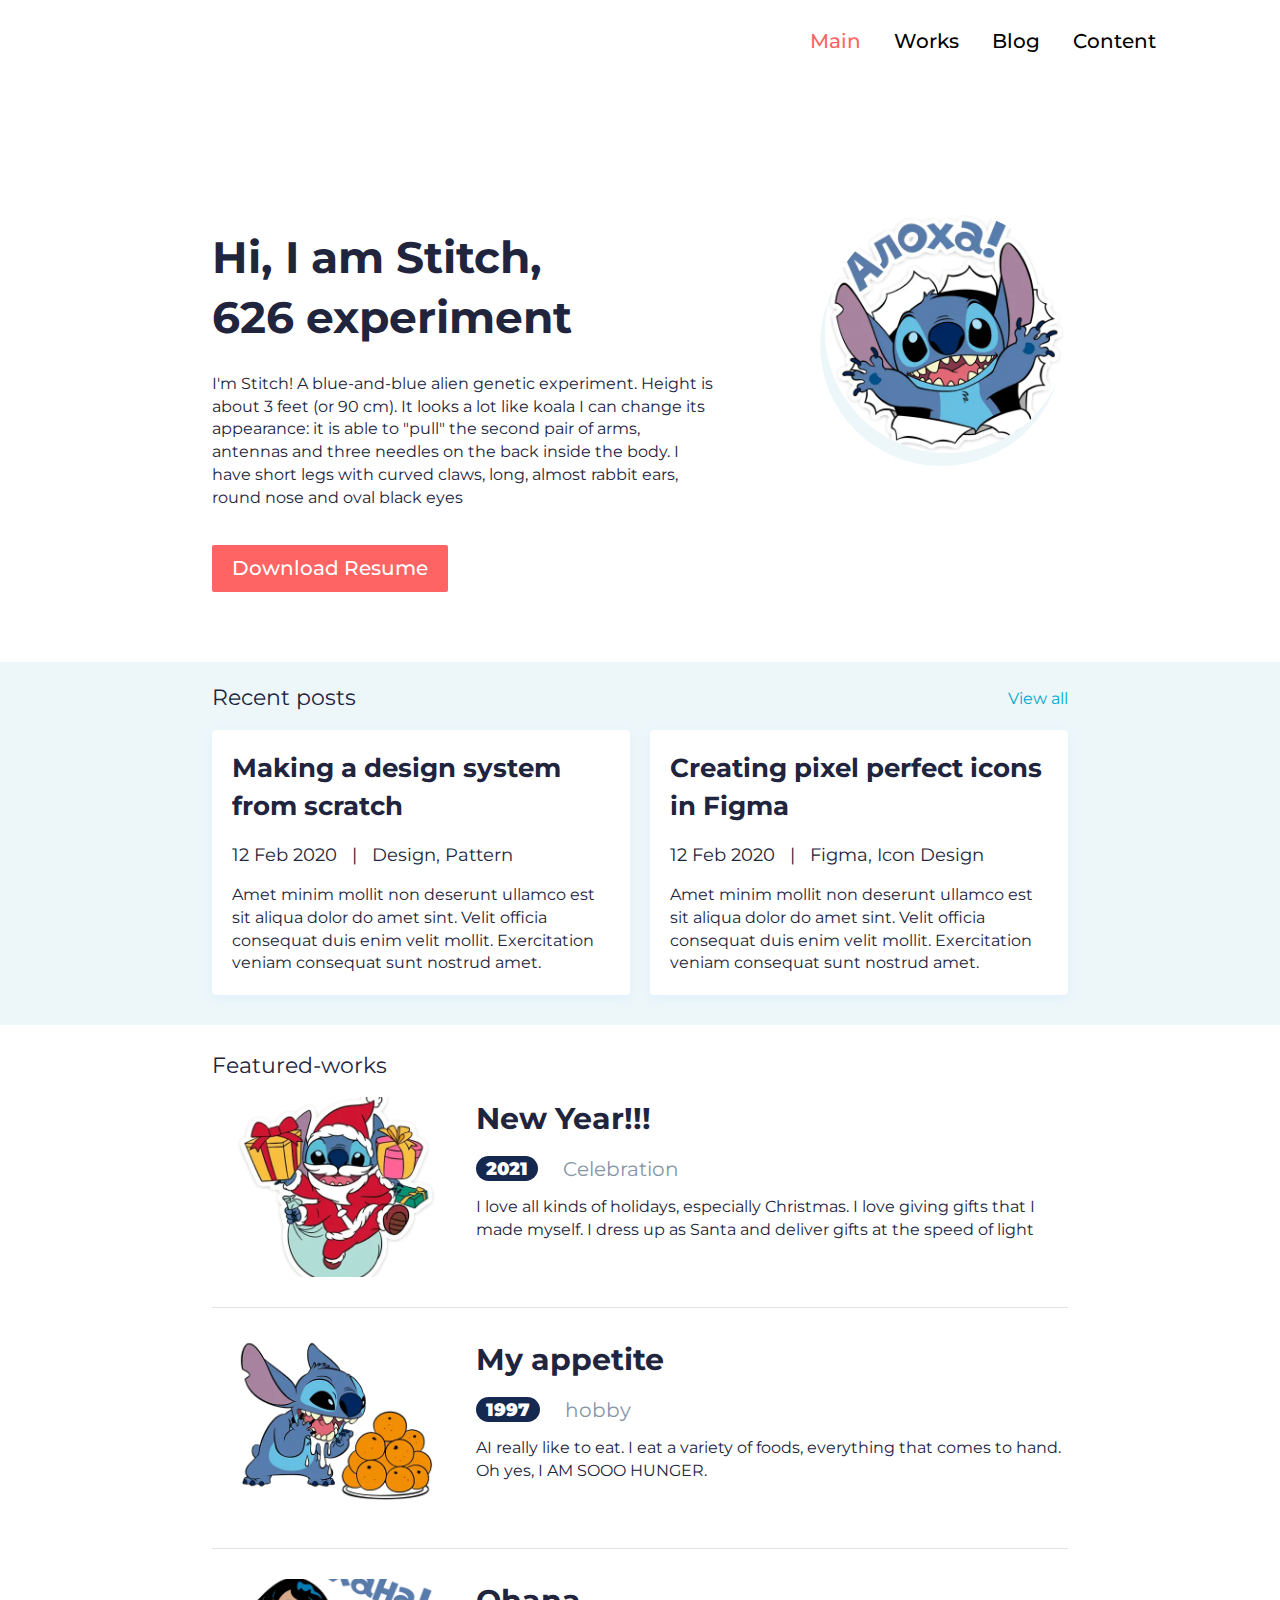
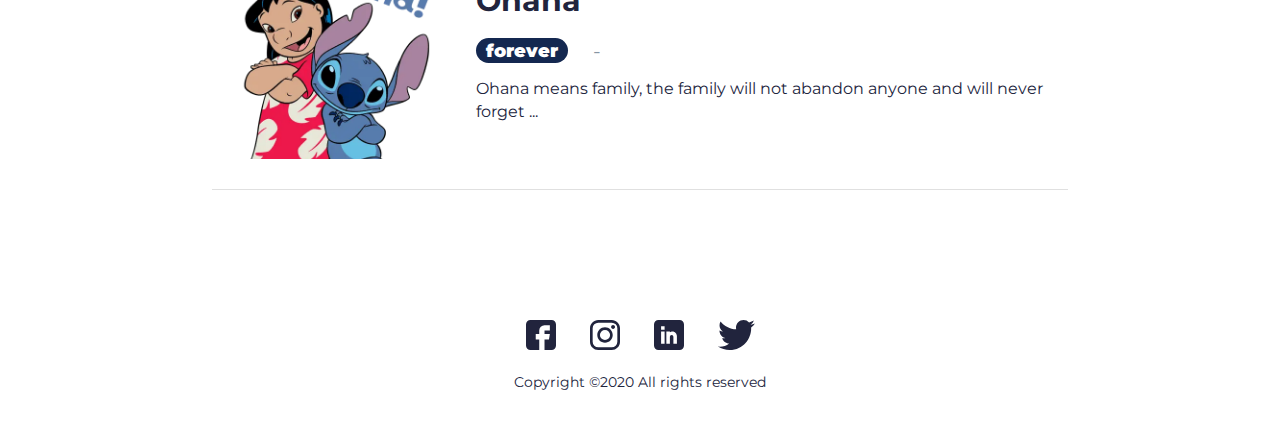
<file: index.html>
<!DOCTYPE html>
<html lang="ru">
	 <head>
	<title>HomePage</title>
	<meta charset="UTF-8">
	<meta name="format-detection" content="telephone=no">
	<link rel="stylesheet" href="css/style.min.css">
	<link rel="shortcut icon" href="favicon.ico">
	<!-- <meta name="robots" content="noindex, nofollow"> -->
	<!-- <meta name="viewport" content="width=device-width, initial-scale=1.0, maximum-scale=1.0, user-scalable=0"> -->
	<meta name="viewport" content="width=device-width, initial-scale=1.0">
</head>
	<body>
		<div class="wrapper">
			<header class="header">
	<div class="header__content ">
		<div class="header__menu menu">
			<div class="menu__icon icon-menu">
				<span></span>
				<span></span>
				<span></span>
			</div>
			<nav class="menu__body">
				
				<ul class="menu__list">
					<li><a href="index.html" class="menu__link  _active">Main</a></li>
					<li><a href="works.html" class="menu__link  ">Works</a></li>
					<li><a href="blog.html" class="menu__link ">Blog</a></li>
					<li><a href="article.html" class="menu__link  ">Content</a></li>
					

				</ul>
			</nav>
		</div>
	</div>
</header>
			<main class="page">
				<section class="hello">
					<div class="hello__container _container">
						<div class="hello__content">
							<h1 class="hello__title title">
								Hi, I am Stitch, <br>
								626 experiment
							</h1>
							<div class="hello__text text">
                
								I'm Stitch! A blue-and-blue alien genetic experiment. Height is about 3 feet (or 90 cm). It looks a lot like
								koala I can
								change its appearance: it is able to "pull" the second pair of arms, antennas and three needles on the back inside the
								body. I have short legs with curved claws, long, almost rabbit
								ears, round nose and oval black eyes
							</div>
							<a href="" class="hello__btn btn">Download Resume</a>
						</div>
							<picture><source srcset="img/avatar.webp" type="image/webp"><img class="hello__avatar" src="img/avatar.jpeg" alt=""></picture>
					</div>
				</section>
				<section class="recent-posts">
					<div class="recent-posts__container _container">
						<div class="recent-posts__header">
							<div class="recent-posts__title title-posts">
								Recent posts
							</div>
							<a href="" class="recent-posts__view-all">
								View all
							</a>
						</div>
						<div class="recent-posts__items">
							<div class="recent-posts__column">
								<article  class="recent-posts__item recent-post">
									<a href="" class="recent-post__title ">Making a design system from scratch</a>
									<div class="recent-post__info">12 Feb 2020 <span> | </span> Design, Pattern </div>
									<div class="recent-post__text text">Amet minim mollit non deserunt ullamco est sit aliqua dolor do amet sint. Velit officia consequat duis enim velit
									mollit. Exercitation veniam consequat sunt nostrud amet.</div>
								</article >
							</div>
							<div class="recent-posts__column">
								<article class="recent-posts__item recent-post">
									<a href="" class="recent-post__title ">Creating pixel perfect icons in Figma</a>
									<div class="recent-post__info">12 Feb 2020 <span> | </span> Figma, Icon Design </div>
									<div class="recent-post__text text">Amet minim mollit non deserunt ullamco est sit aliqua dolor do amet sint. Velit officia consequat duis enim velit
									mollit. Exercitation veniam consequat sunt nostrud amet.</div>
								</article>
							</div>
						</div>
					</div>
				</section>
				<section class="featured-works">
					<div class="featured-works__container _container">
						<div class="featured-works__title title-posts">
							Featured-works
						</div>
						<div class="works featured-works__items works" >
							<article class="works__item">
								<a href="" class="works__image _ibg">
									<picture><source srcset="img/works/01.webp" type="image/webp"><img src="img/works/01.jpg" alt="Work #1"></picture>
								</a>
								<div class="works__body">
									<a href="" class="works__title">New Year!!!</a>
									<div class="works_info">
										<div class="works__year">2021</div>
										<div class="works__category">Celebration</div>
									</div>
									<div class="works_text text">I love all kinds of holidays, especially Christmas. I love giving gifts that I made myself. I dress up as Santa and
									deliver gifts at the speed of light</div>
								</div>
							</article>
							<article class="works__item">
								<a href="" class="works__image _ibg">
									<picture><source srcset="img/works/02.webp" type="image/webp"><img src="img/works/02.jpg" alt="Work #1"></picture>
								</a>
								<div class="works__body">
									<a href="" class="works__title"> My appetite</a>
									<div class="works_info">
										<div class="works__year">1997</div>
										<div class="works__category">hobby</div>
									</div>
									<div class="works_text text">AI really like to eat. I eat a variety of foods, everything that comes to hand. Oh yes, I AM SOOO HUNGER.</div>
								</div>
							</article>
							<article class="works__item">
								<a href="" class="works__image _ibg">
									<picture><source srcset="img/works/03.webp" type="image/webp"><img src="img/works/03.jpg" alt="Work #1"></picture>
								</a>
								<div class="works__body">
									<a href="" class="works__title">Ohana</a>
									<div class="works_info">
										<div class="works__year">forever</div>
										<div class="works__category">-</div>
									</div>
									<div class="works_text text">Ohana means family, the family will not abandon anyone and will never forget ...</div>
								</div>
							</article>
						</div>
					</div>
					
				</section>

			</main>
			<footer class="footer">
	<div class="footer__content _container">
		<div class="footer__social social">
			<a href="" class="social__item ">
				<picture><source srcset="img/icons/fb.svg" type="image/webp"><img src="img/icons/fb.svg" alt=""></picture>
			</a>
			<a href="" class="social__item ">
				<picture><source srcset="img/icons/insta.svg" type="image/webp"><img src="img/icons/insta.svg" alt=""></picture>
			</a>
			<a href="" class="social__item ">
				<picture><source srcset="img/icons/Linkedin.svg" type="image/webp"><img src="img/icons/Linkedin.svg" alt=""></picture>

			</a>
			<a href="" class="social__item ">
				<picture><source srcset="img/icons/Group.svg" type="image/webp"><img src="img/icons/Group.svg" alt=""></picture>

			</a>

		</div>
		<div class="footer__copy">Copyright ©2020 All rights reserved</div>
	</div>
</footer>
		</div>
		<!-- <script src="https://code.jquery.com/jquery-3.3.1.min.js"></script> -->
<script src="js/vendors.min.js"></script>
<script src="js/app.min.js"></script>
	</body>
</html>
</file>
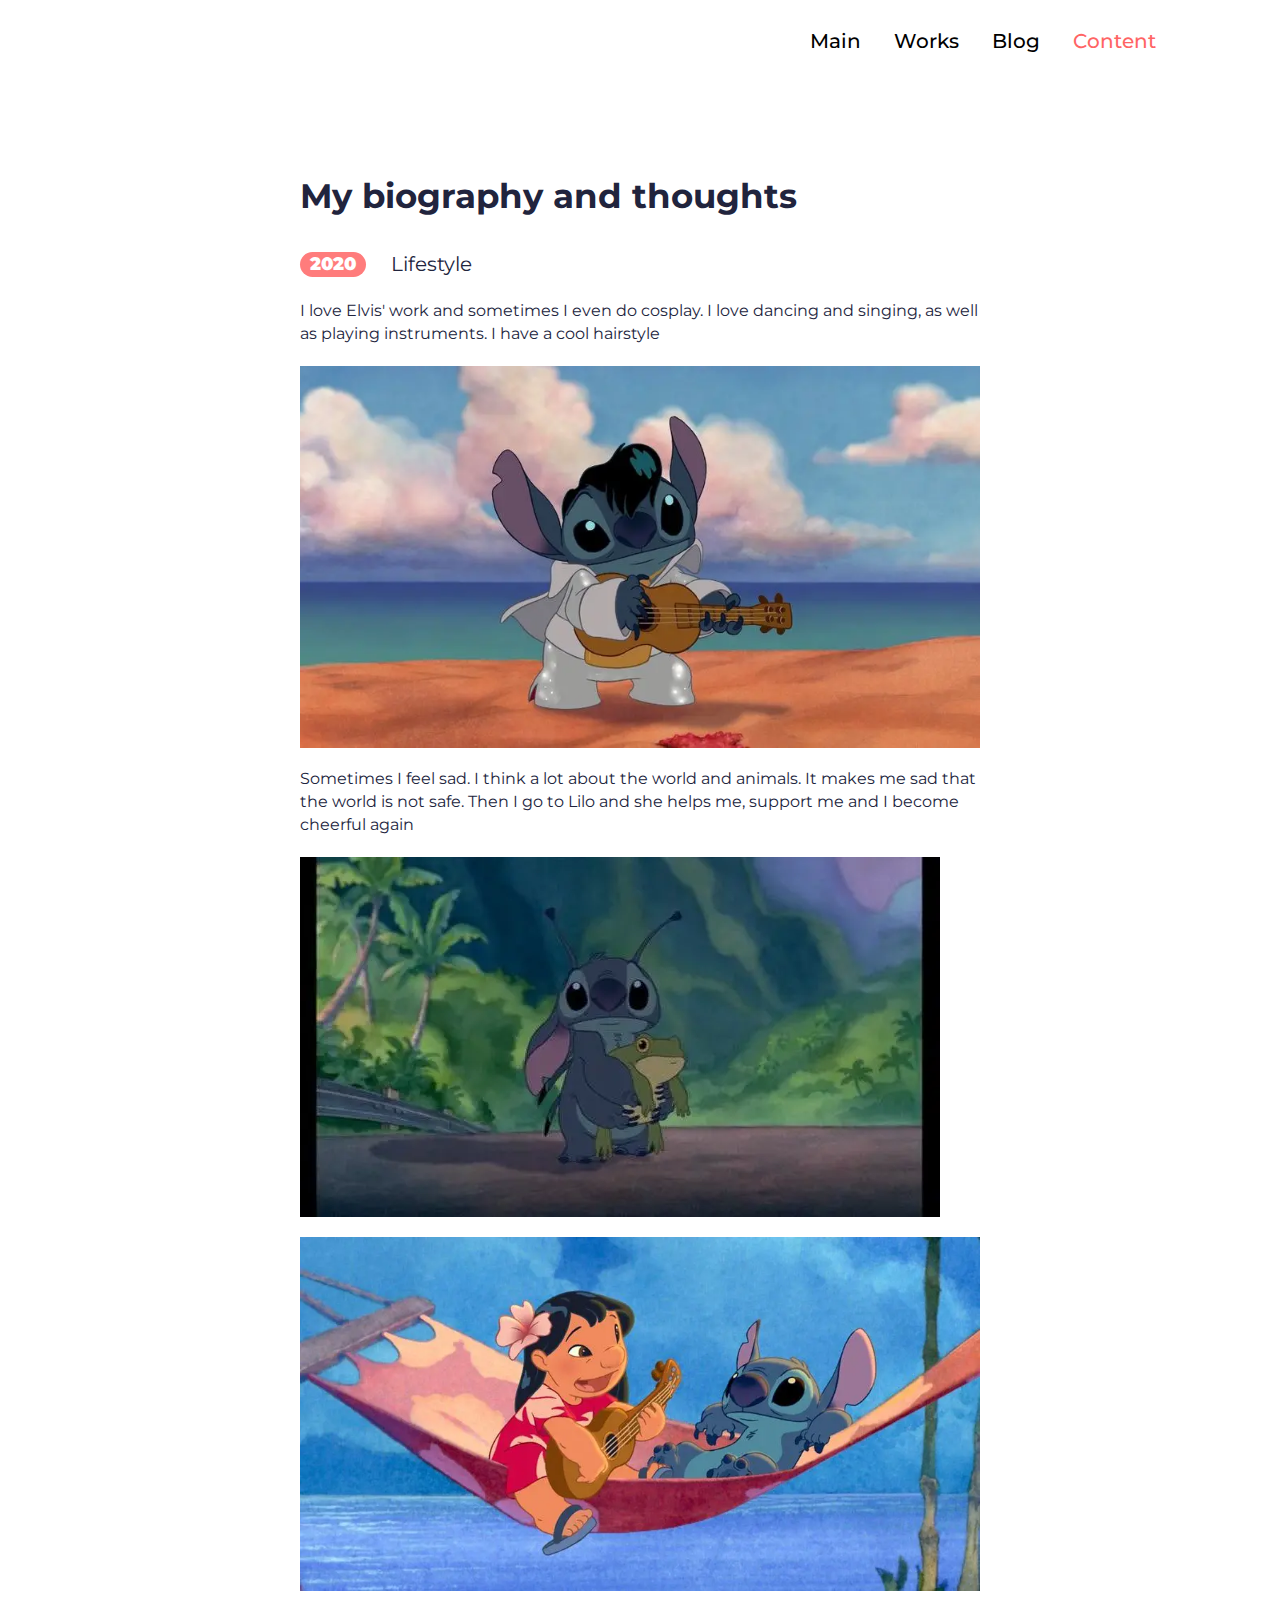
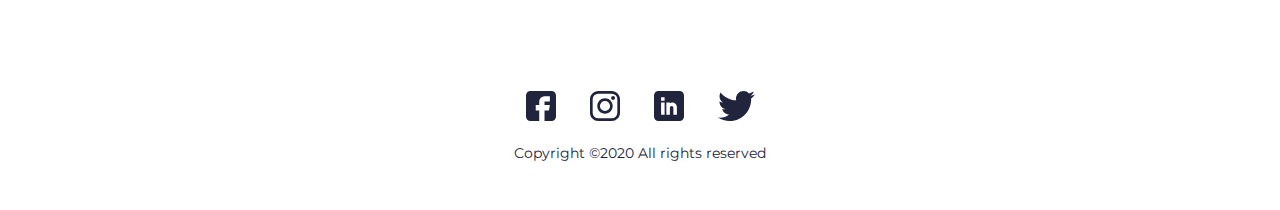
<file: article.html>
<!DOCTYPE html><html lang="ru"> <head>	<title>Article</title>	<meta charset="UTF-8">	<meta name="format-detection" content="telephone=no">	<link rel="stylesheet" href="css/style.min.css">	<link rel="shortcut icon" href="favicon.ico">	<!-- <meta name="robots" content="noindex, nofollow"> -->	<!-- <meta name="viewport" content="width=device-width, initial-scale=1.0, maximum-scale=1.0, user-scalable=0"> -->	<meta name="viewport" content="width=device-width, initial-scale=1.0"></head><body>  <div class="wrapper">    <header class="header">	<div class="header__content ">		<div class="header__menu menu">			<div class="menu__icon icon-menu">				<span></span>				<span></span>				<span></span>			</div>			<nav class="menu__body">								<ul class="menu__list">					<li><a href="index.html" class="menu__link  ">Main</a></li>					<li><a href="works.html" class="menu__link  ">Works</a></li>					<li><a href="blog.html" class="menu__link ">Blog</a></li>					<li><a href="article.html" class="menu__link  _active">Content</a></li>									</ul>			</nav>		</div>	</div></header>    <main class="page">      <div class=" article">        <h1 class="article__title ">My biography and thoughts</h1>        <div class="article__info">          <div class="article__year">2020</div>          <div class="article__category">Lifestyle</div>        </div>       <div class="article__text text">         <p>        I love Elvis' work and sometimes I even do cosplay. I love dancing and singing, as well as playing instruments. I have a        cool hairstyle</p>        <picture><source srcset="img/artivle/01.webp" type="image/webp"><img  src="img/artivle/01.jpg" alt=""></picture>        <p>        Sometimes I feel sad. I think a lot about the world and animals. It makes me sad that the world is not safe. Then I go        to Lilo and she helps me, support me and I become cheerful again</p>        <picture><source srcset="img/artivle/02.webp" type="image/webp"><img  src="img/artivle/02.jpg" alt=""></picture>        <picture><source srcset="img/artivle/03.webp" type="image/webp"><img src="img/artivle/03.jpg" alt=""></picture>      </div>                         </div>    </main>    <footer class="footer">	<div class="footer__content _container">		<div class="footer__social social">			<a href="" class="social__item ">				<picture><source srcset="img/icons/fb.svg" type="image/webp"><img src="img/icons/fb.svg" alt=""></picture>			</a>			<a href="" class="social__item ">				<picture><source srcset="img/icons/insta.svg" type="image/webp"><img src="img/icons/insta.svg" alt=""></picture>			</a>			<a href="" class="social__item ">				<picture><source srcset="img/icons/Linkedin.svg" type="image/webp"><img src="img/icons/Linkedin.svg" alt=""></picture>			</a>			<a href="" class="social__item ">				<picture><source srcset="img/icons/Group.svg" type="image/webp"><img src="img/icons/Group.svg" alt=""></picture>			</a>		</div>		<div class="footer__copy">Copyright ©2020 All rights reserved</div>	</div></footer>  </div>  <!-- <script src="https://code.jquery.com/jquery-3.3.1.min.js"></script> --><script src="js/vendors.min.js"></script><script src="js/app.min.js"></script></body></html>
</file>
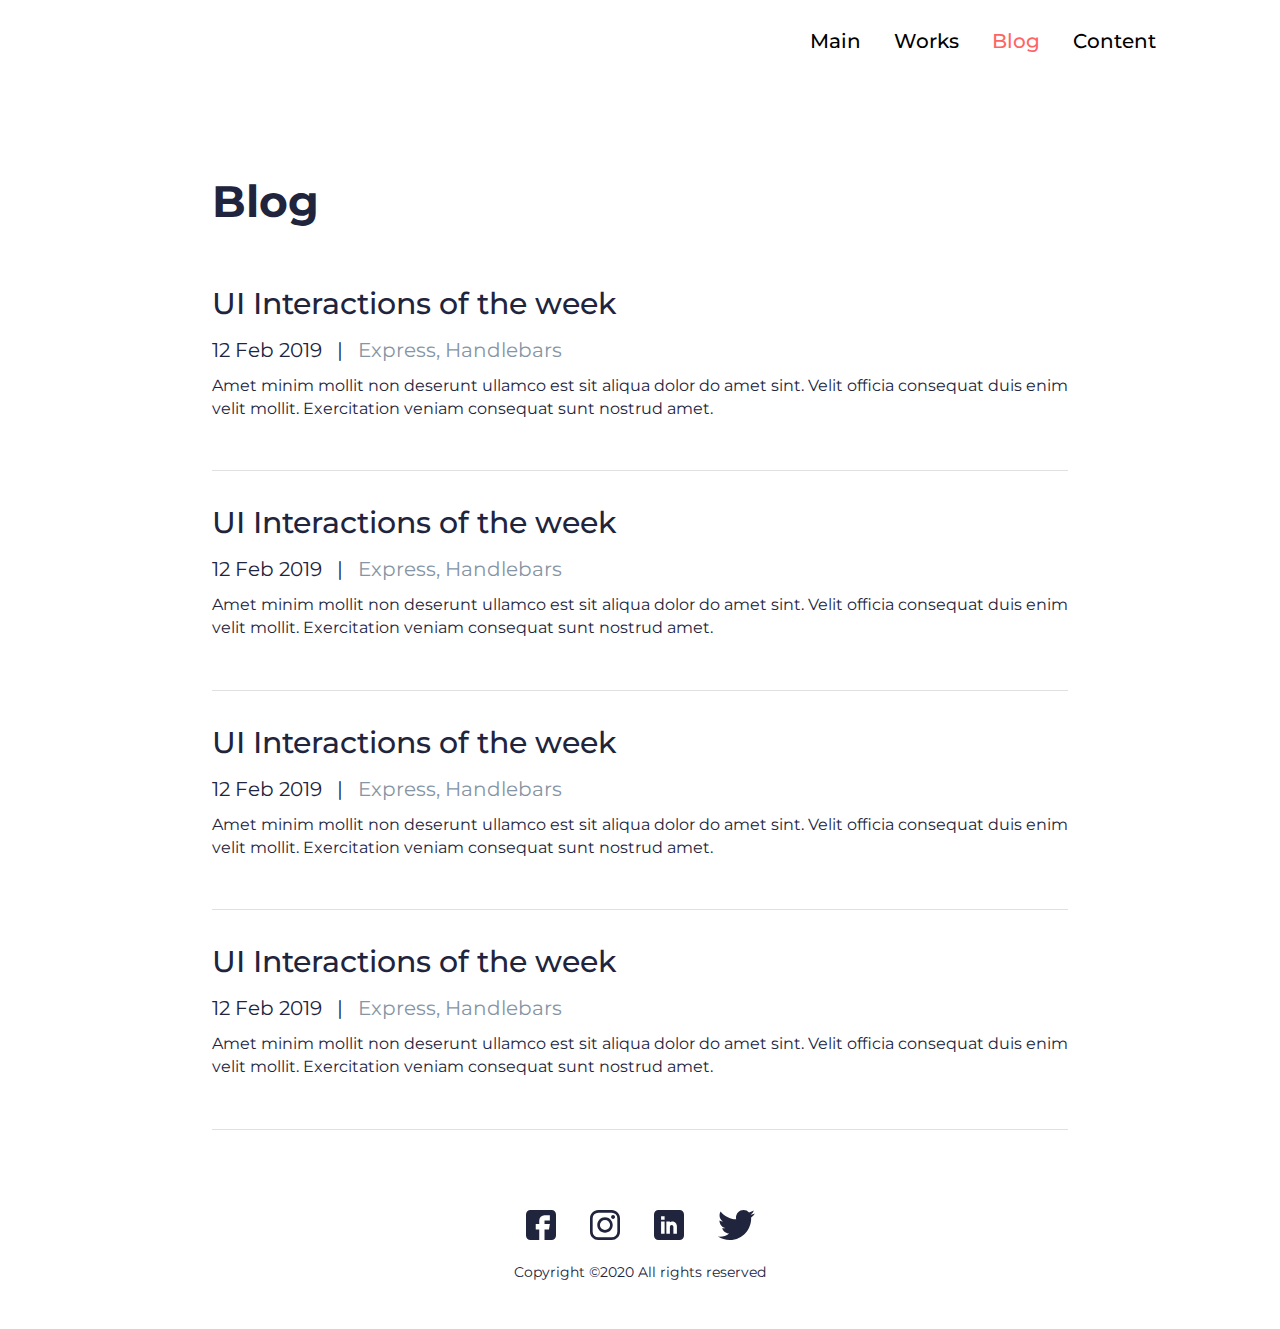
<file: blog.html>
<!DOCTYPE html><html lang="ru"> <head>	<title>Blog</title>	<meta charset="UTF-8">	<meta name="format-detection" content="telephone=no">	<link rel="stylesheet" href="css/style.min.css">	<link rel="shortcut icon" href="favicon.ico">	<!-- <meta name="robots" content="noindex, nofollow"> -->	<!-- <meta name="viewport" content="width=device-width, initial-scale=1.0, maximum-scale=1.0, user-scalable=0"> -->	<meta name="viewport" content="width=device-width, initial-scale=1.0"></head><body>  <div class="wrapper">    <header class="header">	<div class="header__content ">		<div class="header__menu menu">			<div class="menu__icon icon-menu">				<span></span>				<span></span>				<span></span>			</div>			<nav class="menu__body">								<ul class="menu__list">					<li><a href="index.html" class="menu__link  ">Main</a></li>					<li><a href="works.html" class="menu__link  ">Works</a></li>					<li><a href="blog.html" class="menu__link _active">Blog</a></li>					<li><a href="article.html" class="menu__link  ">Content</a></li>									</ul>			</nav>		</div>	</div></header>    <main class="page">           <div class=" blog page__container _container">        <h1 class="blog__title title">Blog</h1>        <div class="blog__items">          <div class="blog__item">            <div class="blog__article-name">              UI Interactions of the week            </div>            <div class="blog__info">              <div class="blog__date">12 Feb 2019</div>              <span class="blog__separator"> | </span>               <div class="blog__category">Express, Handlebars</div>             </div>            <div class="blog_text text">              Amet minim mollit non deserunt ullamco est sit aliqua dolor do amet sint. Velit officia consequat duis enim velit              mollit. Exercitation veniam consequat sunt nostrud amet.            </div>          </div>          <div class="blog__item">            <div class="blog__article-name">              UI Interactions of the week            </div>            <div class="blog__info">              <div class="blog__date">12 Feb 2019</div>              <span class="blog__separator"> | </span>              <div class="blog__category">Express, Handlebars</div>            </div>            <div class="blog_text text">              Amet minim mollit non deserunt ullamco est sit aliqua dolor do amet sint. Velit officia consequat duis enim velit              mollit. Exercitation veniam consequat sunt nostrud amet.            </div>          </div>          <div class="blog__item">            <div class="blog__article-name">              UI Interactions of the week            </div>            <div class="blog__info">              <div class="blog__date">12 Feb 2019</div>              <span class="blog__separator"> | </span>              <div class="blog__category">Express, Handlebars</div>            </div>            <div class="blog_text text">              Amet minim mollit non deserunt ullamco est sit aliqua dolor do amet sint. Velit officia consequat duis enim velit              mollit. Exercitation veniam consequat sunt nostrud amet.            </div>          </div>          <div class="blog__item">            <div class="blog__article-name">              UI Interactions of the week            </div>            <div class="blog__info">              <div class="blog__date">12 Feb 2019</div>              <span class="blog__separator"> | </span>              <div class="blog__category">Express, Handlebars</div>            </div>            <div class="blog_text text">              Amet minim mollit non deserunt ullamco est sit aliqua dolor do amet sint. Velit officia consequat duis enim velit              mollit. Exercitation veniam consequat sunt nostrud amet.            </div>          </div>        </div>      </div>    </main>    <footer class="footer">	<div class="footer__content _container">		<div class="footer__social social">			<a href="" class="social__item ">				<picture><source srcset="img/icons/fb.svg" type="image/webp"><img src="img/icons/fb.svg" alt=""></picture>			</a>			<a href="" class="social__item ">				<picture><source srcset="img/icons/insta.svg" type="image/webp"><img src="img/icons/insta.svg" alt=""></picture>			</a>			<a href="" class="social__item ">				<picture><source srcset="img/icons/Linkedin.svg" type="image/webp"><img src="img/icons/Linkedin.svg" alt=""></picture>			</a>			<a href="" class="social__item ">				<picture><source srcset="img/icons/Group.svg" type="image/webp"><img src="img/icons/Group.svg" alt=""></picture>			</a>		</div>		<div class="footer__copy">Copyright ©2020 All rights reserved</div>	</div></footer>  </div>  <!-- <script src="https://code.jquery.com/jquery-3.3.1.min.js"></script> --><script src="js/vendors.min.js"></script><script src="js/app.min.js"></script></body></html>
</file>
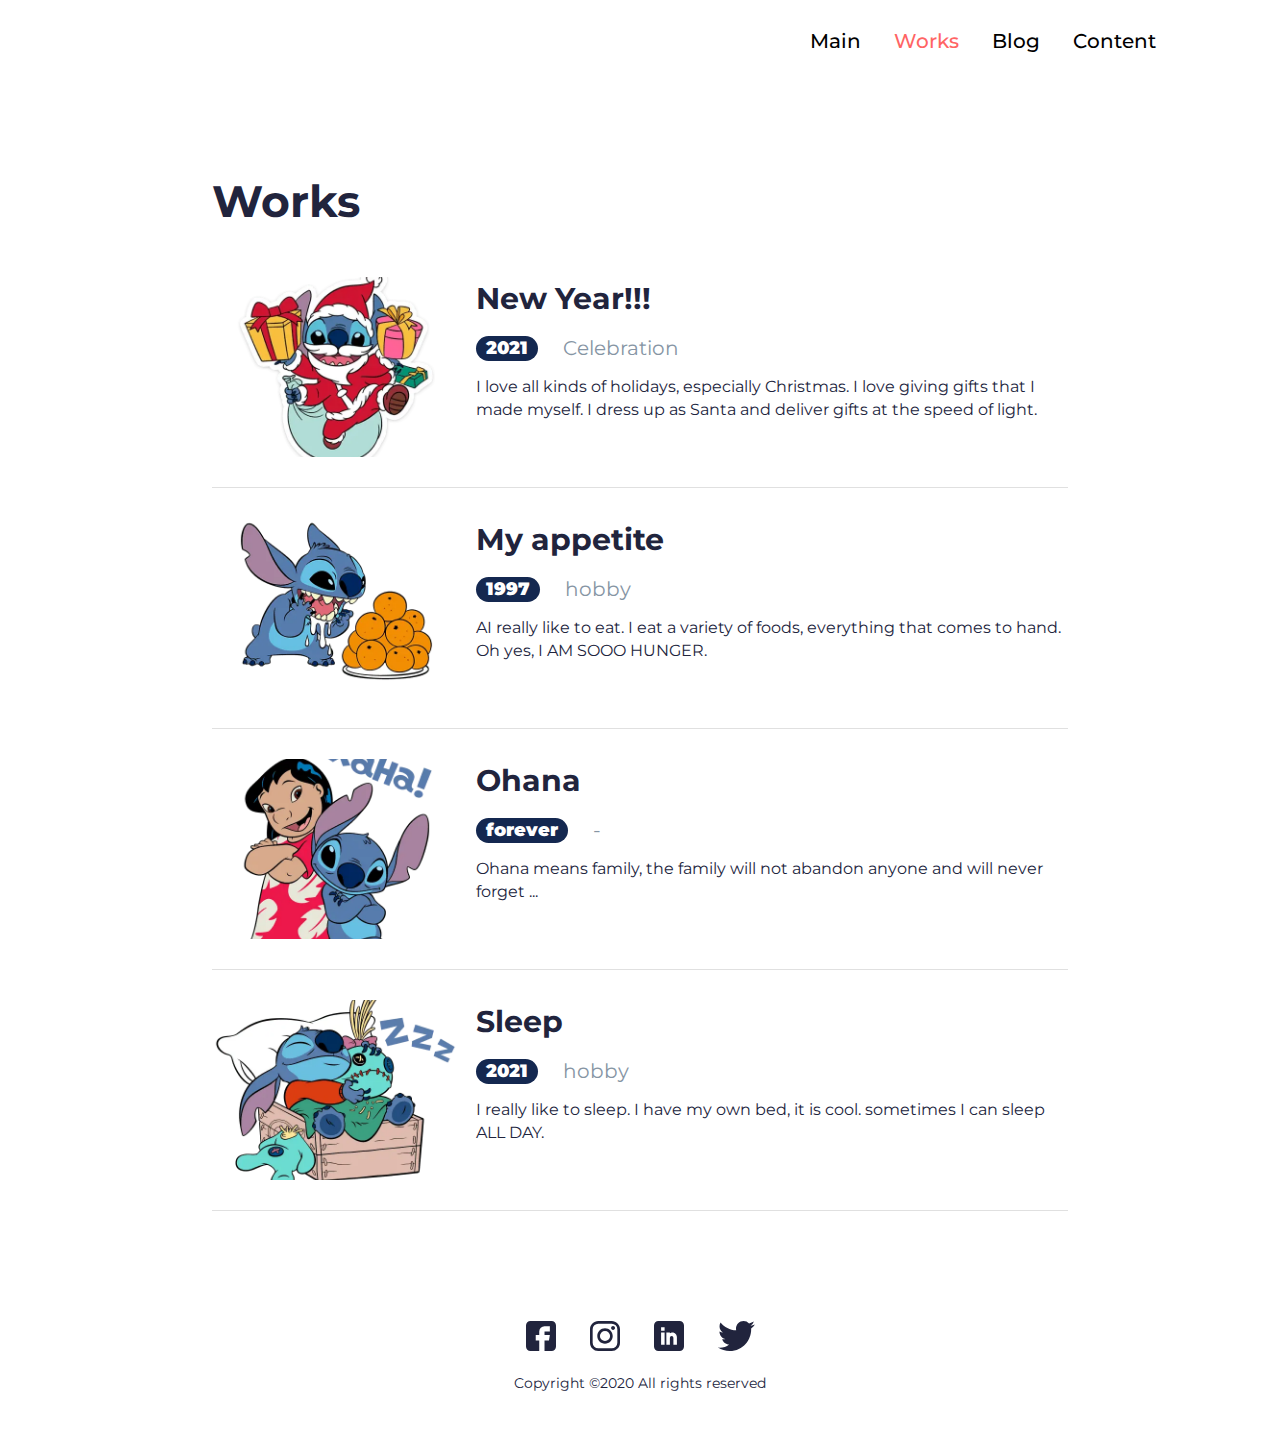
<file: works.html>
<!DOCTYPE html><html lang="ru"> <head>	<title>Works</title>	<meta charset="UTF-8">	<meta name="format-detection" content="telephone=no">	<link rel="stylesheet" href="css/style.min.css">	<link rel="shortcut icon" href="favicon.ico">	<!-- <meta name="robots" content="noindex, nofollow"> -->	<!-- <meta name="viewport" content="width=device-width, initial-scale=1.0, maximum-scale=1.0, user-scalable=0"> -->	<meta name="viewport" content="width=device-width, initial-scale=1.0"></head><body>  <div class="wrapper">    <header class="header">	<div class="header__content ">		<div class="header__menu menu">			<div class="menu__icon icon-menu">				<span></span>				<span></span>				<span></span>			</div>			<nav class="menu__body">								<ul class="menu__list">					<li><a href="index.html" class="menu__link  ">Main</a></li>					<li><a href="works.html" class="menu__link  _active">Works</a></li>					<li><a href="blog.html" class="menu__link ">Blog</a></li>					<li><a href="article.html" class="menu__link  ">Content</a></li>									</ul>			</nav>		</div>	</div></header>    <main class="page">      <div class=" works page__container _container">        <h1 class="works__main-title title">Works</h1>        <div class="works__items">          <article class="works__item">            <a href="" class="works__image _ibg">              <picture><source srcset="img/works/01.webp" type="image/webp"><img src="img/works/01.jpg" alt="Work #1"></picture>            </a>            <div class="works__body">              <a href="" class="works__title">New Year!!!</a>              <div class="works_info">                <div class="works__year">2021</div>                <div class="works__category">Celebration</div>              </div>              <div class="works_text text">I love all kinds of holidays, especially Christmas. I love giving gifts that I made myself. I dress up as Santa and              deliver gifts at the speed of light.</div>            </div>          </article>          <article class="works__item">            <a href="" class="works__image _ibg">              <picture><source srcset="img/works/02.webp" type="image/webp"><img src="img/works/02.jpg" alt="Work #1"></picture>            </a>            <div class="works__body">              <a href="" class="works__title">My appetite</a>              <div class="works_info">                <div class="works__year">1997</div>                <div class="works__category">hobby</div>              </div>              <div class="works_text text">AI really like to eat. I eat a variety of foods, everything that comes to hand. Oh yes, I AM SOOO HUNGER.</div>            </div>          </article>          <article class="works__item">            <a href="" class="works__image _ibg">              <picture><source srcset="img/works/03.webp" type="image/webp"><img src="img/works/03.jpg" alt="Work #1"></picture>            </a>            <div class="works__body">              <a href="" class="works__title">Ohana</a>              <div class="works_info">                <div class="works__year">forever</div>                <div class="works__category">-</div>              </div>              <div class="works_text text">Ohana means family, the family will not abandon anyone and will never forget ...</div>            </div>          </article>          <article class="works__item">            <a href="" class="works__image _ibg">              <picture><source srcset="img/works/04.webp" type="image/webp"><img src="img/works/04.jpg" alt="Work #1"></picture>            </a>            <div class="works__body">              <a href="" class="works__title">Sleep</a>              <div class="works_info">                <div class="works__year">2021</div>                <div class="works__category">hobby</div>              </div>              <div class="works_text text">I really like to sleep. I have my own bed, it is cool. sometimes I can sleep ALL DAY.</div>            </div>          </article>        </div>      </div>    </main>    <footer class="footer">	<div class="footer__content _container">		<div class="footer__social social">			<a href="" class="social__item ">				<picture><source srcset="img/icons/fb.svg" type="image/webp"><img src="img/icons/fb.svg" alt=""></picture>			</a>			<a href="" class="social__item ">				<picture><source srcset="img/icons/insta.svg" type="image/webp"><img src="img/icons/insta.svg" alt=""></picture>			</a>			<a href="" class="social__item ">				<picture><source srcset="img/icons/Linkedin.svg" type="image/webp"><img src="img/icons/Linkedin.svg" alt=""></picture>			</a>			<a href="" class="social__item ">				<picture><source srcset="img/icons/Group.svg" type="image/webp"><img src="img/icons/Group.svg" alt=""></picture>			</a>		</div>		<div class="footer__copy">Copyright ©2020 All rights reserved</div>	</div></footer>  </div>  <!-- <script src="https://code.jquery.com/jquery-3.3.1.min.js"></script> --><script src="js/vendors.min.js"></script><script src="js/app.min.js"></script></body></html>
</file>
<file: css/style.min.css>
@charset "UTF-8";@import url(https://fonts.googleapis.com/css?family=Montserrat:regular,500,700,900&display=swap&subset=cyrillic-ext);@font-face{font-family:icons;font-display:swap;src:url(../fonts/icons.woff) format("woff"),url(../fonts/icons.woff2) format("woff2");font-weight:400;font-style:normal}@font-face{font-family:icons;font-display:swap;src:url(../fonts/icons.woff) format("woff"),url(../fonts/icons.woff2#icons) format("woff2");font-weight:400;font-style:normal;font-display:block}[class*=" _icon-"]:before,[class^="_icon-"]:before{font-family:icons;font-style:normal;font-weight:400;font-variant:normal;text-transform:none;line-height:1;-webkit-font-smoothing:antialiased;-moz-osx-font-smoothing:grayscale}[class*=" _icon-"]:before,[class^="_icon-"]:before{display:block}@font-face{font-family:icons;src:url(fonts/icons.ttf?e12q2u) format("truetype"),url(fonts/icons.woff?e12q2u) format("woff"),url(fonts/icons.svg?e12q2u#icons) format("svg");font-weight:400;font-style:normal;font-display:block}[class*=" _icon-"],[class^="_icon-"]{font-family:icons!important;speak:never;font-style:normal;font-weight:400;font-variant:normal;text-transform:none;line-height:1;-webkit-font-smoothing:antialiased;-moz-osx-font-smoothing:grayscale}@font-face{font-family:icons;src:url(fonts/icons.ttf?f9twjd) format("truetype"),url(fonts/icons.woff?f9twjd) format("woff"),url(fonts/icons.svg?f9twjd#icons) format("svg");font-weight:400;font-style:normal;font-display:block}[class*=" _icon-"],[class^="_icon-"]{font-family:icons!important;speak:never;font-style:normal;font-weight:400;font-variant:normal;text-transform:none;line-height:1;-webkit-font-smoothing:antialiased;-moz-osx-font-smoothing:grayscale}._icon-fb:before{content:"\e900"}._icon-twitter:before{content:"\e901"}._icon-Linkedin:before{content:"\e902"}._icon-insta:before{content:"\ea92"}*{padding:0;margin:0;border:0}*,:after,:before{-webkit-box-sizing:border-box;box-sizing:border-box}:active,:focus{outline:0}a:active,a:focus{outline:0}aside,footer,header,nav,section{display:block}body,html{height:100%;min-width:320px}body{line-height:1;font-family:Montserrat;-ms-text-size-adjust:100%;-moz-text-size-adjust:100%;-webkit-text-size-adjust:100%}button,input,textarea{font-family:Montserrat}input::-ms-clear{display:none}button{cursor:pointer}button::-moz-focus-inner{padding:0;border:0}a,a:visited{text-decoration:none}a:hover{text-decoration:none}ul li{list-style:none}img{vertical-align:top}h1,h2,h3,h4,h5,h6{font-weight:inherit;font-size:inherit}body{color:#21243d;font-size:14px}body._lock{overflow:hidden}.wrapper{width:100%;min-height:100%;overflow:hidden;display:-webkit-box;display:-ms-flexbox;display:flex;-webkit-box-orient:vertical;-webkit-box-direction:normal;-ms-flex-direction:column;flex-direction:column}._container{max-width:856px;margin:0 auto}.btn{display:-webkit-inline-box;display:-ms-inline-flexbox;display:inline-flex;padding:0 20px;height:47px;font-weight:500;font-size:20px;line-height:145%;background-color:#ff6464;border-radius:2px;color:#fff;text-align:center;-webkit-box-pack:center;-ms-flex-pack:center;justify-content:center;-webkit-box-align:center;-ms-flex-align:center;align-items:center;-webkit-transition:background-color .3s ease 0s;-o-transition:background-color .3s ease 0s;transition:background-color .3s ease 0s}.btn._fw{width:100%}.select{position:relative}.select__item{position:relative}.select__title{color:#000;border:1px solid #d9d9d9;background-color:#fff;cursor:pointer;border-radius:4px}.select__value{display:-webkit-box;display:-ms-flexbox;display:flex;font-size:14px;height:30px;padding:0 15px;-webkit-box-align:center;-ms-flex-align:center;align-items:center;-webkit-box-pack:justify;-ms-flex-pack:justify;justify-content:space-between;-webkit-box-orient:horizontal;-webkit-box-direction:reverse;-ms-flex-direction:row-reverse;flex-direction:row-reverse}.select__value span{height:1em;overflow:hidden;display:-webkit-box;-webkit-line-clamp:1;-webkit-box-orient:vertical}.select__value:before{content:"";display:inline-block;-webkit-transition:all .3s ease 0s;-o-transition:all .3s ease 0s;transition:all .3s ease 0s;width:11px;height:7px;background:url(../img/icons/select.svg) center/100% no-repeat}.select__input{width:100%;background-color:transparent;height:100%}.select__options{color:#000;display:none;position:absolute;top:29px;border-radius:0 0 4px 4px;min-width:100%;left:0;background-color:#fff;border-top:0;border:1px solid #d9d9d9;border-top:0;font-size:14px;padding:10px 0 5px 0}.select__option{cursor:pointer;padding:5px 15px;margin:0}.select._active{z-index:5}.select._active .select__value:before{-webkit-transform:rotate(-180deg);-ms-transform:rotate(-180deg);transform:rotate(-180deg)}.select._active .select__options{display:block}input[type=email],input[type=tel],input[type=text],textarea{-webkit-appearance:none;-moz-appearance:none;appearance:none}.input{border-radius:0!important;width:100%;display:block;padding:0 20px}textarea.input{resize:none;padding:0 0}.checkbox{position:relative}.checkbox__input{position:absolute;width:0;height:0;opacity:0;visibility:hidden}.checkbox__input:checked+.checkbox__text:before{background:#fff url(../img/icons/check.svg) center no-repeat}.checkbox__text{display:-webkit-inline-box;display:-ms-inline-flexbox;display:inline-flex;-webkit-box-align:center;-ms-flex-align:center;align-items:center;position:relative;font-size:16px;color:#fff;letter-spacing:-.3px;line-height:calc(20 / 16);cursor:pointer}.checkbox__text:before{content:"";-ms-flex-item-align:start;align-self:flex-start;margin:0 14px 0 0;-webkit-box-flex:0;-ms-flex:0 0 20px;flex:0 0 20px;left:0;top:0;width:20px;height:18px;background:#fff;border:1px solid #a7a9ac}.checkbox a{color:#fff;text-decoration:underline}.checkbox._error .checkbox__text:before{border:1px solid #ee1212}.options{display:-webkit-box;display:-ms-flexbox;display:flex;-webkit-box-orient:vertical;-webkit-box-direction:normal;-ms-flex-direction:column;flex-direction:column;-webkit-box-align:start;-ms-flex-align:start;align-items:flex-start}.options__item{position:relative;cursor:pointer}.options__input{position:absolute;width:0;height:0;opacity:0;left:0;top:0;visibility:hidden}.options__input:checked+.options__text:after{-webkit-transform:scale(1);-ms-transform:scale(1);transform:scale(1)}.options__text{display:-webkit-inline-box;display:-ms-inline-flexbox;display:inline-flex;-webkit-box-align:center;-ms-flex-align:center;align-items:center;position:relative;font-size:16px;color:#fff;letter-spacing:-.3px;line-height:calc(20 / 16)}.options__text:before{content:"";-ms-flex-item-align:start;align-self:flex-start;margin:0 14px 0 0;-webkit-box-flex:0;-ms-flex:0 0 20px;flex:0 0 20px;left:0;top:0;border-radius:50%;width:20px;height:18px;background:#fff;border:1px solid #a7a9ac}.options__text:after{content:"";-webkit-transition:all .3s ease 0s;-o-transition:all .3s ease 0s;transition:all .3s ease 0s;-webkit-transform:scale(0);-ms-transform:scale(0);transform:scale(0);width:10px;height:10px;border-radius:50%;background-color:#77243a;position:absolute;left:5px;top:4px}.rating-block{display:table;font-size:0}.rating{display:inline-block;position:relative;vertical-align:middle}.rating.edit .star{cursor:pointer}.rating .star{width:17px;height:14px;display:inline-block;position:relative;z-index:3}.rating__line{position:absolute;width:85px;height:14px;top:0;left:0;background:url(../img/icons/bg_rating.svg) 0 0 no-repeat;z-index:1;background-size:85px 100%}.rating__activeline{position:absolute;width:0;height:14px;top:0;left:0;background:url(../img/icons/bg_rating_active.svg) 0 0 no-repeat;z-index:2;background-size:85px 100%}.rating__value{display:inline-block;color:#1b3139;font-size:14px;line-height:13px;vertical-align:middle}.quantity{width:88px;height:40px;display:-webkit-box;display:-ms-flexbox;display:flex;border:1px solid rgba(166,166,166,.45)}.quantity__button{-webkit-box-flex:0;-ms-flex:0 0 30px;flex:0 0 30px;position:relative;cursor:pointer}.quantity__button::after,.quantity__button::before{content:"";position:absolute;top:50%;left:50%;-webkit-transition:all .3s ease 0s;-o-transition:all .3s ease 0s;transition:all .3s ease 0s;margin:0 0 0 -4.5px;background-color:#a6a6a6;width:9px;height:1px}.quantity__button_plus::before{-webkit-transform:rotate(-90deg);-ms-transform:rotate(-90deg);transform:rotate(-90deg)}.quantity__input{-webkit-box-flex:1;-ms-flex:1 1 auto;flex:1 1 auto}.quantity__input input{height:100%;color:#a6a6a6;font-size:12px;width:100%;text-align:center}.title{font-size:44px;font-weight:700;line-height:136.36364%;color:#21243d}.article__text p,.text{color:#21243d;font-size:16px;line-height:143.75%}.title-posts{font-size:22px}.row:after{display:block;content:"";clear:both}.rub:after{content:"₽"}ol.counter{list-style-type:none;counter-reset:item}ol.counter li{position:relative;padding:0 0 0 45px}ol.counter li:before{counter-increment:item;content:counter(item);position:absolute;left:0;top:0;color:#818181;font-size:14px;font-weight:700;text-align:center;line-height:26px;border-radius:50%;width:28px;height:28px;border:1px solid #4274bb}.ellipsis{display:block;overflow:hidden;width:100%;white-space:nowrap;-o-text-overflow:ellipsis;text-overflow:ellipsis}.es{overflow:hidden;white-space:nowrap;-o-text-overflow:ellipsis;text-overflow:ellipsis}.table{display:table;font-size:0;width:100%}.trow{display:table-row}.cell{display:table-cell}.cell.full{width:100%}._ibg{position:relative}._ibg img{position:absolute;width:100%;height:100%;top:0;left:0;-o-object-fit:cover;object-fit:cover}body.ie ._ibg{background-position:center;background-size:cover;background-repeat:no-repeat}body.ie ._ibg img{width:0;height:0;opacity:0;visibility:hidden}._video{position:relative;overflow:hidden;height:0;padding-bottom:56.25%}._video embed,._video iframe,._video object,._video video{position:absolute;top:0;left:0;width:100%;height:100%}.videobg embed,.videobg iframe,.videobg object,.videobg video{position:fixed;top:50%;left:50%;min-width:100%;min-height:100%;width:auto;height:auto;z-index:-100;-webkit-transform:translateX(-50%) translateY(-50%);-ms-transform:translateX(-50%) translateY(-50%);transform:translateX(-50%) translateY(-50%);background-size:cover}._more-content{-webkit-transition:all .3s ease 0s;-o-transition:all .3s ease 0s;transition:all .3s ease 0s;overflow:hidden}._more-link{cursor:pointer}._more-link span{font-style:normal}._more-link span:first-child{display:block}._more-link span:last-child{display:none}._more-link._active span{font-style:normal}._more-link._active span:first-child{display:none}._more-link._active span:last-child{display:block}#map{background:url(../img/icons/loading.gif) center/50px no-repeat}._swiper{overflow:hidden}._swiper .swiper-wrapper{width:100%;height:100%;-webkit-box-sizing:content-box;box-sizing:content-box;display:-webkit-box;display:-ms-flexbox;display:flex;position:relative}._swiper.swiper-container-vertical .swiper-wrapper{-webkit-box-orient:vertical;-webkit-box-direction:normal;-ms-flex-direction:column;flex-direction:column}._swiper.swiper-container-autoheight .swiper-wrapper{-webkit-box-align:start;-ms-flex-align:start;align-items:flex-start}.swiper-container-initialized .swiper-slide{-ms-flex-negative:0;flex-shrink:0}.swiper-container-android .swiper-slide,.swiper-container-android .swiper-wrapper{-webkit-transform:translate3d(0,0,0);transform:translate3d(0,0,0)}.swiper-button-lock{display:none!important}._tabs-block{display:none}._tabs-block._active{display:block}.mirror{-webkit-transform:scale(-1,1);-ms-transform:scale(-1,1);transform:scale(-1,1)}.nicescroll-rails{z-index:1000!important}._custom-scroll{position:fixed;right:0;top:0;width:3px;height:100%;z-index:1000}._custom-scroll__line{background-color:rgba(0,0,0,.5);border-radius:3px 0 0 3px;position:relative;left:0;top:0;width:100%}.popup{-webkit-overflow-scrolling:touch;position:fixed;top:0;left:0;z-index:100;padding:30px 10px;width:100%;height:100%;visibility:hidden;-webkit-transition:visibility .8s ease 0s;-o-transition:visibility .8s ease 0s;transition:visibility .8s ease 0s}.popup::before{content:"";background-color:rgba(0,0,0,.9);position:fixed;width:100%;height:100%;top:0;left:0;opacity:0;-webkit-transition:opacity .8s ease 0s;-o-transition:opacity .8s ease 0s;transition:opacity .8s ease 0s}.popup.show{visibility:visible;overflow:auto}.popup.show::before{opacity:1}.popup.show .popup__body{-webkit-transform:scale(1);-ms-transform:scale(1);transform:scale(1)}.popup._active{visibility:visible;overflow:auto}.popup._active::before{opacity:1}.popup._active .popup__body{-webkit-transition:all .3s ease .2s;-o-transition:all .3s ease .2s;transition:all .3s ease .2s;-webkit-transform:scale(1);-ms-transform:scale(1);transform:scale(1)}.popup__content{display:-webkit-box;display:-ms-flexbox;display:flex;-webkit-box-orient:vertical;-webkit-box-direction:normal;-ms-flex-direction:column;flex-direction:column;-webkit-box-align:center;-ms-flex-align:center;align-items:center;min-height:100%;-webkit-box-flex:1;-ms-flex:1 1 auto;flex:1 1 auto;width:100%;display:flex;-webkit-box-pack:center;-ms-flex-pack:center;justify-content:center;align-items:center}.popup__body{-webkit-transform:scale(0);-ms-transform:scale(0);transform:scale(0);-webkit-transition:all .3s ease 0s;-o-transition:all .3s ease 0s;transition:all .3s ease 0s;background-color:#fff;padding:50px;width:100%;max-width:800px}.popup__close{width:15px;height:15px;position:absolute;top:0;right:0;cursor:pointer;z-index:30;background:url(../img/icons/close.svg) 0 0 no-repeat}.header{position:relative;z-index:100}.header__content{max-width:1052px;padding:0 10px;margin:0 auto}.header__menu{padding:10px 0;height:82px;-webkit-box-align:center;-ms-flex-align:center;align-items:center;display:-webkit-box;display:-ms-flexbox;display:flex;-webkit-box-pack:end;-ms-flex-pack:end;justify-content:flex-end}.menu__list li{margin:0 0 30px 0}.menu__list li:last-child{margin:0}.menu__link{font-size:20px;font-weight:500;color:#000;-webkit-transition:color .3s ease 0s;-o-transition:color .3s ease 0s;transition:color .3s ease 0s}.menu__link._active{color:#ff6464}.icon-menu{display:none}.footer{text-align:center;padding:50px 0}.footer__social{margin:0 0 25px 0}.hello{padding:38px 0 70px 0}.hello__container{display:-webkit-box;display:-ms-flexbox;display:flex}.hello__content{-webkit-box-align:start;-ms-flex-align:start;align-items:flex-start;-webkit-box-flex:1;-ms-flex:1 1 auto;flex:1 1 auto;padding:18px 110px 0 0}.hello__content :last-child{margin-bottom:0}.hello__title{margin:0 0 25px 0}.hello__text{margin:0 0 35px 0}.hello__btn{margin:0 0 25px 0}.hello__avatar{-webkit-box-flex:0;-ms-flex:0 0 243px;flex:0 0 243px;height:243px;border-radius:50%;overflow:hidden;-webkit-box-shadow:-5px 13px 0 0 #edf7fa;box-shadow:-5px 13px 0 0 #edf7fa}.hello__avatarimg{max-width:100%}.recent-posts{background:#edf7fa;padding:25px 0 13px 0}.recent-posts__header{display:-webkit-box;display:-ms-flexbox;display:flex;margin:0 0 20px 0}.recent-posts__title{padding:0 20px 0 0;-webkit-box-flex:1;-ms-flex:1 1 auto;flex:1 1 auto}.recent-posts__view-all{-webkit-box-flex:0;-ms-flex:0 0 auto;flex:0 0 auto;font-size:16px;line-height:23px;color:#00a8cc}.recent-posts__items{margin:0 -10px}.recent-posts__column{-webkit-box-flex:0;-ms-flex:0 1 50%;flex:0 1 50%;padding:0 10px;margin:0 0 17px 0}.recent-post{height:100%;background:#fff;-webkit-box-shadow:0 4px 10px rgba(187,225,250,.25);box-shadow:0 4px 10px rgba(187,225,250,.25);border-radius:4px;padding:20px}.recent-post :last-child{margin-bottom:0}.recent-post__title{display:inline-block;color:inherit;font-size:26px;font-weight:700;line-height:146.15385%;margin:0 0 17px 0;-webkit-transition:color .3s ease 0s;-o-transition:color .3s ease 0s;transition:color .3s ease 0s}.recent-post__info{margin:0 0 15px 0;font-size:18px;line-height:144.44444%}.recent-post__info span{margin:0 10px}.recent-post__text{margin:0 0 15px 0}.featured-works{margin:30px 0 80px 0}.featured-works__title{margin:0 0 20px 0}.works__items{padding:0 0 60px 0}.works_info{display:-webkit-box;display:-ms-flexbox;display:flex;-webkit-box-align:center;-ms-flex-align:center;align-items:center;margin:0 0 15px 0}.works__item{padding:0 0 30px 0;margin:0 0 30px 0;border-bottom:1px solid #e0e0e0}.works__item:last-child{margin-bottom:0}.works__image{-webkit-box-flex:0;-ms-flex:0 0 246px;flex:0 0 246px;display:block;border-radius:6px;min-height:180px;overflow:hidden}.works__body{-webkit-box-flex:1;-ms-flex:1 1 auto;flex:1 1 auto}.works .works__main-title{margin:0 0 45px 0}.works__title{color:inherit;display:inline-block;margin:0 0 15px 0;font-size:30px;line-height:146.66667%;font-weight:700;margin:0 0 15px 0;-webkit-transition:color .3s ease 0s;-o-transition:color .3s ease 0s;transition:color .3s ease 0s}.works__year{background:#142850;border-radius:16px;height:25px;padding:0 10px;display:-webkit-inline-box;display:-ms-inline-flexbox;display:inline-flex;-webkit-box-pack:center;-ms-flex-pack:center;justify-content:center;-webkit-box-align:center;-ms-flex-align:center;align-items:center;color:#fff;font-weight:900;font-size:18px}.works__category{color:#8695a4;font-size:20px;margin:0 0 0 25px}.blog{padding-bottom:30px}.blog__title{margin:0 0 50px 0}.blog_text{font-size:16px;line-height:143.75%}.blog__article-name{font-weight:500;font-size:30px;line-height:146.66667%;display:inline-block;margin:0 0 10px 0;color:inherit;-webkit-transition:color .3s ease 0s;-o-transition:color .3s ease 0s;transition:color .3s ease 0s}.blog__item{padding:0 0 50px 0;border-bottom:1px solid #e0e0e0;margin:0 0 30px 0}.blog__item:last-child{margin:0}.blog__info{display:-webkit-box;display:-ms-flexbox;display:flex;font-size:20px;line-height:145%;margin:0 0 10px 0}.blog__category{color:#8695a4}.blog__separator{margin:0 15px}.article{max-width:700px;padding:0 10px 30px;margin:0 auto}.article__title{font-size:34px;font-weight:700;line-height:147.05882%;margin:0 0 30px 0}.article__info{display:-webkit-box;display:-ms-flexbox;display:flex;margin:0 0 23px 0}.article__year{background:#ff7c7c;border-radius:16px;height:25px;padding:0 10px;font-size:18px;font-weight:900;display:-webkit-box;display:-ms-flexbox;display:flex;-webkit-box-pack:center;-ms-flex-pack:center;justify-content:center;-webkit-box-align:center;-ms-flex-align:center;align-items:center;color:#fff}.article__category{-ms-flex-item-align:center;-ms-grid-row-align:center;align-self:center;font-size:20px;line-height:125%;margin:0 0 0 25px}.article__text p{margin:0 0 20px 0}.article__text img{max-width:100%;margin:0 0 20px 0}.page{padding:90px 0 0 0;-webkit-box-flex:1;-ms-flex:1 1 auto;flex:1 1 auto}.social{display:-webkit-box;display:-ms-flexbox;display:flex;-webkit-box-pack:center;-ms-flex-pack:center;justify-content:center;-webkit-box-align:center;-ms-flex-align:center;align-items:center}.social__item{font-size:30px;color:inherit;margin:0 17px}@media (min-width:767.98px){.menu__list{display:-webkit-box;display:-ms-flexbox;display:flex}.menu__list li{margin:0 33px 0 0}.recent-posts__items{display:-webkit-box;display:-ms-flexbox;display:flex}.works__item{display:-webkit-box;display:-ms-flexbox;display:flex;-webkit-box-align:start;-ms-flex-align:start;align-items:flex-start}.works__body{padding:0 0 0 18px}}@media (min-width:991.98px){.quantity__button:hover::after,.quantity__button:hover::before{background-color:rgba(0,0,0,.5)}.menu__link:hover{color:#ff6464}.recent-post__title:hover{color:#ff6464}.works__title:hover{color:#ff6464}.blog__article-name:hover{color:#ff6464}.social__item:hover{color:#ff6464}}@media (min-width:992px){.btn:hover{background-color:#bd3c3c}.select__option:hover{background:#d9d9d9}.checkbox a:hover{text-decoration:none}}@media (max-width:991.98px){._container{max-width:none;padding:0 10px}.select__title{font-size:18px}.select__options{font-size:18px}}@media (max-width:868px){._container{max-width:750px}.hello{padding:0 0 70px 0}.hello__content{padding:18px 55px 0 0}}@media (max-width:767.98px){.title{font-size:32px}.title-posts{text-align:center;font-size:18px}.header__menu{height:50px}.menu__body{-webkit-transform:translate(0,-100%);-ms-transform:translate(0,-100%);transform:translate(0,-100%);-webkit-transition:all .8s ease 0s;-o-transition:all .8s ease 0s;transition:all .8s ease 0s;position:fixed;width:100%;height:100%;top:0;left:0;overflow:auto;padding:70px 10px 30px 10px;background-color:rgba(255,255,255,.8)}.menu__body._active{-webkit-transform:translate(0,0);-ms-transform:translate(0,0);transform:translate(0,0)}.menu__link{font-size:40px;display:block;text-align:center}.icon-menu{display:block;position:relative;width:30px;height:18px;cursor:pointer;z-index:5}.icon-menu span{-webkit-transition:all .3s ease 0s;-o-transition:all .3s ease 0s;transition:all .3s ease 0s;top:calc(50% - 1px);left:0;position:absolute;width:100%;height:2px;background-color:#000}.icon-menu span:first-child{top:0}.icon-menu span:last-child{top:auto;bottom:0}.icon-menu._active span{-webkit-transform:scale(0);-ms-transform:scale(0);transform:scale(0)}.icon-menu._active span:first-child{-webkit-transform:rotate(-45deg);-ms-transform:rotate(-45deg);transform:rotate(-45deg);top:calc(50% - 1px)}.icon-menu._active span:last-child{-webkit-transform:rotate(45deg);-ms-transform:rotate(45deg);transform:rotate(45deg);bottom:calc(50% - 1px)}.footer{padding:25px 0}.hello{padding:0 0 60px 0}.hello__container{-webkit-box-orient:vertical;-webkit-box-direction:reverse;-ms-flex-direction:column-reverse;flex-direction:column-reverse;-webkit-box-align:center;-ms-flex-align:center;align-items:center;text-align:center}.hello__content{padding:0}.hello__title{margin:0 0 20px 0}.hello__text{padding:0 15px 0 15px;margin:0 0 25px 0}.hello__btn{margin:0 0 20px 0}.hello__avatar{width:170px;height:170px;margin:0 0 40px 0}.recent-posts{padding:25px 0 23px 0}.recent-posts__view-all{display:none}.recent-post{padding:15px}.recent-post__title{font-size:22px;margin:0 0 10px 0}.recent-post__info{font-size:16px;margin:0 0 10px 0}.featured-works{margin:30px 0 30px 0}.featured-works__items{display:-webkit-box;display:-ms-flexbox;display:flex;overflow:auto}.featured-works__items .works__item{-webkit-box-flex:0;-ms-flex:0 0 90%;flex:0 0 90%;margin:0 15px 0 0}.works__items{padding:0 0 30px 0}.works__image{padding:0 0 60% 0;margin:0 0 17px 0}.works .works__main-title{margin:0 0 20px 0}.works__title{font-size:24px}.blog{padding-bottom:30px}.blog__title{margin:0 0 20px 0}.blog__article-name{font-size:26px;margin:0 0 7px 0}.blog__item{margin:0 0 25px 0;padding:0 0 25px 0}.blog__info{font-size:16px}.article__title{font-size:30px}.article__category{font-size:18px}.page{padding:0}}
</file>
